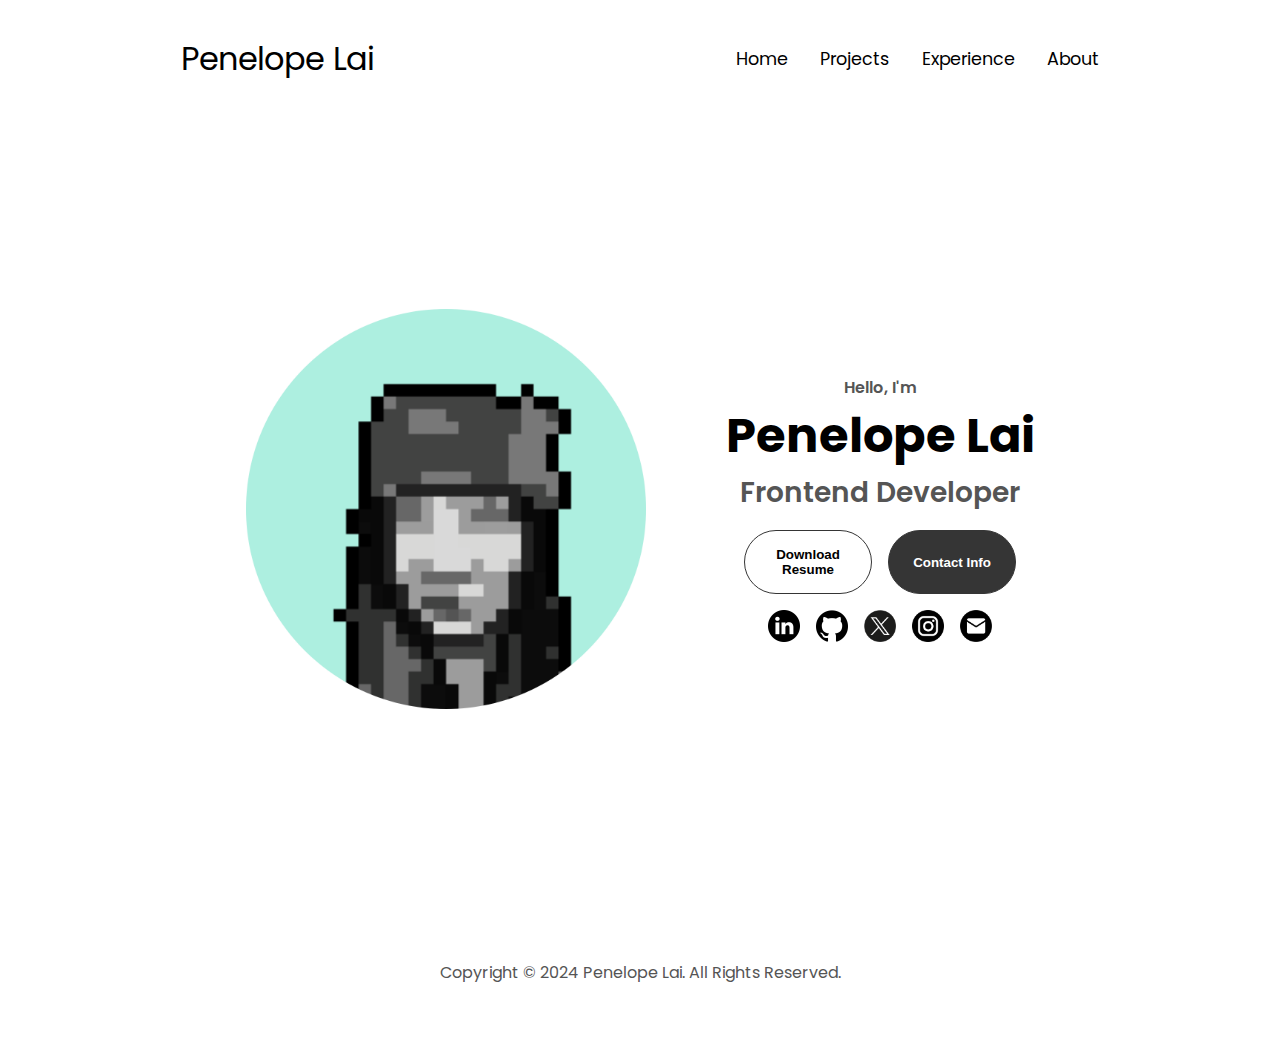
<file: index.html>
<!DOCTYPE html>
<html lang="en">
<head>
    <meta charset="UTF-8">
    <meta name="viewport" content="width=device-width, initial-scale=1.0">
    <title>My Portfolio</title>
    <link rel="stylesheet" href="style.css">
    <link rel="stylesheet" href="mediaqueries.css">
</head>
<body>
    <nav id="desktop-nav">
        <div class="logo">Penelope Lai</div>
        <div>
            <ul class="nav-links">
                <li><a href="index.html">Home</a></li>
                <li><a href="project.html">Projects</a></li>
                <li><a href="experience.html">Experience</a></li>
                <li><a href="about.html">About</a></li>
            </ul>
        </div>
    </nav>
    <nav id="hamburger-nav">
        <div class="logo">Penelope Lai</div>
        <div class="hamburger-menu">
            <div class="hamburger-icon" onclick="toggleMenu()">
                <span></span>
                <span></span>
                <span></span>
            </div>
            <div class="menu-links">
                <li><a href="#home" onClick="toggleMenu()">Home</a></li>
                <li><a href="#about" onClick="toggleMenu()">About</a></li>
                <li><a href="#experience" onClick="toggleMenu()">Experience</a></li>
                <li><a href="#projects" onClick="toggleMenu()">Projects</a></li>
                <li><a href="#contact" onClick="toggleMenu()">Contact</a></li>
            </div>
        </div>
    </nav>
    <section id="profile">
        <div class="section__pic-container">
          <img src="./assets/profile-pic.png" alt="Penelope Lai profile picture" />
        </div>
        <div class="section__text">
          <p class="section__text__p1">Hello, I'm</p>
          <h1 class="title">Penelope Lai</h1>
          <p class="section__text__p2">Frontend Developer</p>
          <div class="btn-container">
            <button
              class="btn btn-color-2"
              onclick="window.open('./assets/resume-example.pdf')"
            >
              Download Resume
            </button>
            <button class="btn btn-color-1" onclick="location.href='./#contact'">
              Contact Info
            </button>
          </div>
          <div id="socials-container">
            <img
              src="./assets/linkedin.png"
              alt="My LinkedIn profile"
              class="icon"
              onclick="location.href='https://www.linkedin.com/in/xinran-l-a33475196/'"
            />
            <img
              src="./assets/github.png"
              alt="My Github profile"
              class="icon"
              onclick="location.href='https://github.com/laixinran'"
            />
            <img
              src="./assets/twitter.png"
              alt="My Twitter profile"
              class="icon"
              onclick="location.href='https://twitter.com/antimacyy'"
            />
            <img
              src="./assets/instagram.png"
              alt="My Instagram profile"
              class="icon"
              onclick="location.href='https://www.instagram.com/xinranlaii/'"
            />
            <img
              src="./assets/email.png"
              alt="My Email profile"
              class="icon"
              onclick="location.href='mailto:penelopelxr@gmail.com'"
            />
          </div>
        </div>
    </section>

    <footer>
        <p>Copyright &#169; 2024 Penelope Lai. All Rights Reserved.</p>
      </footer>
    <script src="script.js"></script>
</body>
</html>
</file>
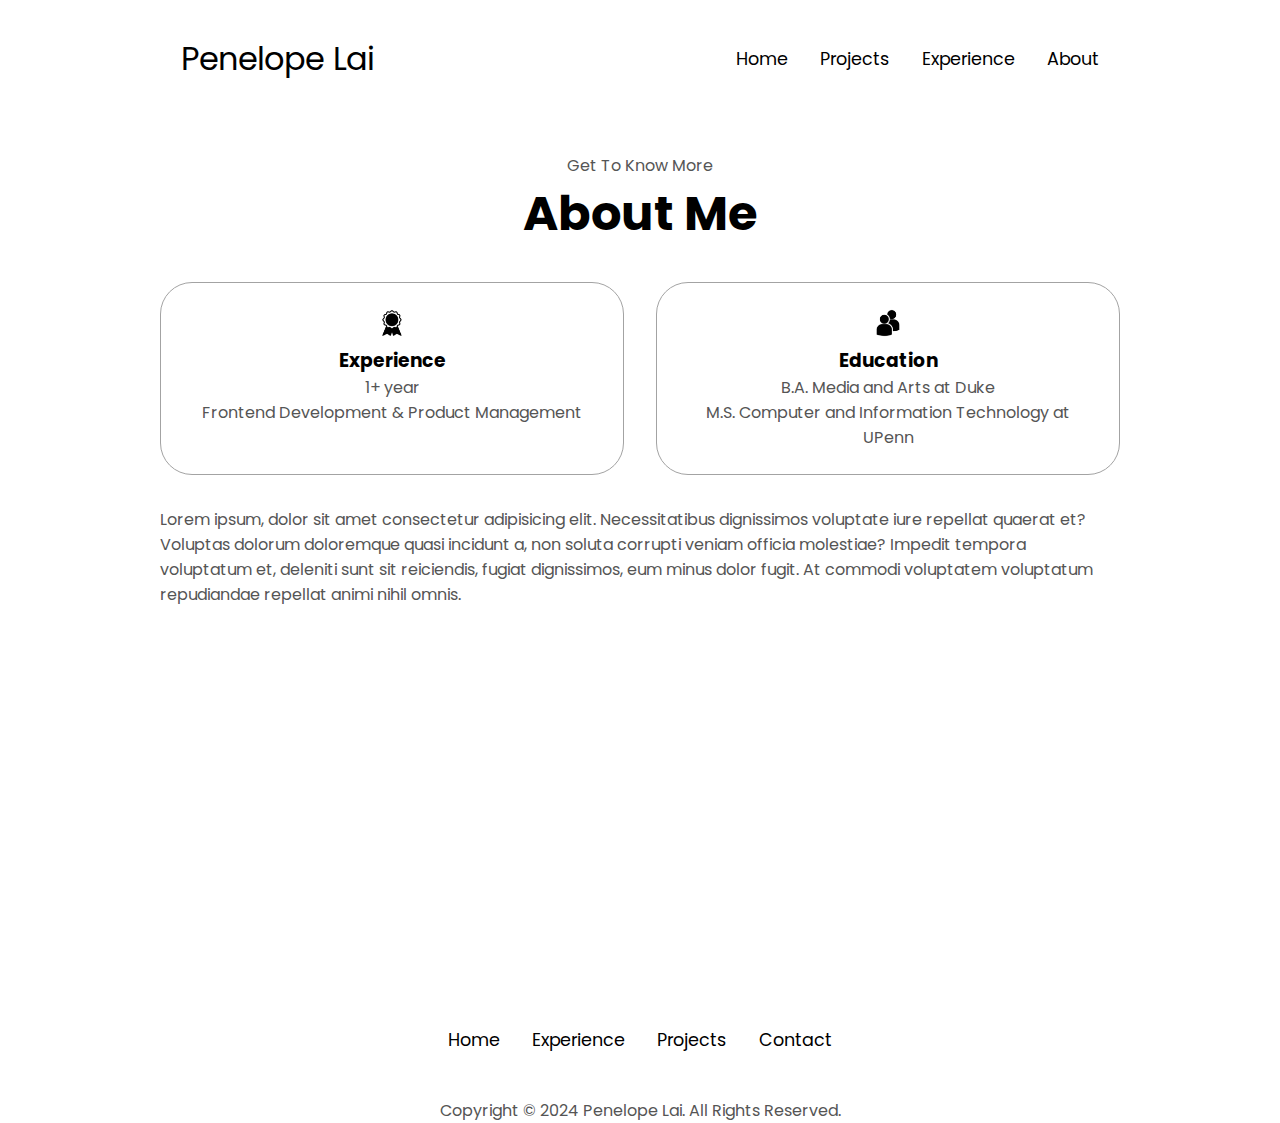
<file: about.html>
<!DOCTYPE html>
<html lang="en">
<head>
    <meta charset="UTF-8">
    <meta name="viewport" content="width=device-width, initial-scale=1.0">
    <title>About Me</title>
    <link rel="stylesheet" href="style.css">
    <link rel="stylesheet" href="mediaqueries.css">
</head>
<body>
    <nav id="desktop-nav">
        <div class="logo">Penelope Lai</div>
        <div>
            <ul class="nav-links">
                <li><a href="index.html">Home</a></li>
                <li><a href="project.html">Projects</a></li>
                <li><a href="experience.html">Experience</a></li>
                <li><a href="about.html">About</a></li>
            </ul>
        </div>
    </nav>
    <!-- Content of the About page -->
    <section id="about">
        <p class="section__text__p1">Get To Know More</p>
        <h1 class="title">About Me</h1>
        
            <div class="about-details-container">
                <div class="about-containers">
                    <div class="details-container">
                        <img
                            src="./assets/experience.png"
                            alt="Experience Icon"
                            class="icon"
                        />
                        <h3>Experience</h3>
                        <p>1+ year <br> Frontend Development & Product Management</p>
                    </div>
                    <div class="details-container">
                        <img
                            src="./assets/education.png"
                            alt="Education Icon"
                            class="icon"
                        />
                        <h3>Education</h3>
                        <p>B.A. Media and Arts at Duke <br> M.S. Computer and Information Technology at UPenn </p>
                    </div>
                </div>
                <div class="text-container">
                    <p>
                        Lorem ipsum, dolor sit amet consectetur adipisicing elit. Necessitatibus dignissimos voluptate iure repellat quaerat et? Voluptas dolorum doloremque quasi incidunt a, non soluta corrupti veniam officia molestiae? Impedit tempora voluptatum et, deleniti sunt sit reiciendis, fugiat dignissimos, eum minus dolor fugit. At commodi voluptatem voluptatum repudiandae repellat animi nihil omnis.
                    </p>
               </div>
            </div>
    </section>
    
        <!-- Content of the about section -->
    </section>
    <footer>
        <nav>
            <div class="nav-links-container">
                <ul class="nav-links">
                    <li><a href="index.html">Home</a></li>
                    <li><a href="experience.html">Experience</a></li>
                    <li><a href="projects.html">Projects</a></li>
                    <li><a href="contact.html">Contact</a></li>
                </ul>
            </div>
        </nav>
        <p>Copyright &#169; 2024 Penelope Lai. All Rights Reserved.</p>
    </footer>
    <script src="script.js"></script>
</body>
</html>
</file>
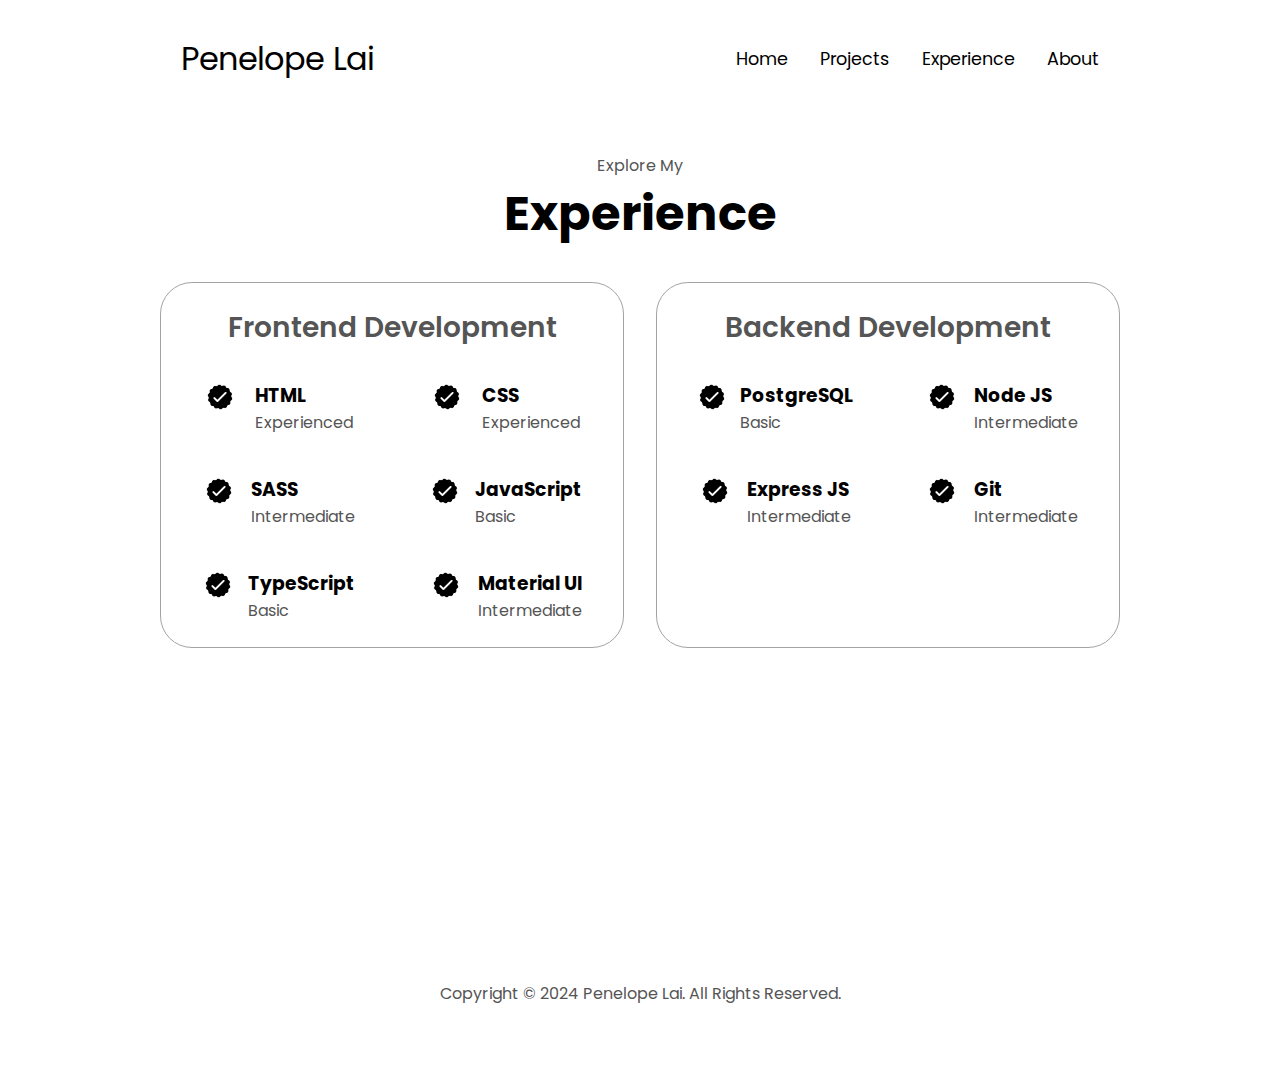
<file: experience.html>
<!DOCTYPE html>
<html lang="en">
<head>
    <meta charset="UTF-8">
    <meta name="viewport" content="width=device-width, initial-scale=1.0">
    <title>About Me</title>
    <link rel="stylesheet" href="style.css">
    <link rel="stylesheet" href="mediaqueries.css">
</head>
<body>
    <nav id="desktop-nav">
        <div class="logo">Penelope Lai</div>
        <div>
            <ul class="nav-links">
              <li><a href="index.html">Home</a></li>
              <li><a href="project.html">Projects</a></li>
              <li><a href="experience.html">Experience</a></li>
              <li><a href="about.html">About</a></li>
            </ul>
        </div>
    </nav>
    <!-- Content of the Experience page -->
    <section id="experience">
        <p class="section__text__p1">Explore My</p>
        <h1 class="title">Experience</h1>
        <div class="experience-details-container">
            <div class="about-containers">
              <div class="details-container">
                <h2 class="experience-sub-title">Frontend Development</h2>
                <div class="article-container">
                  <article>
                    <img
                      src="./assets/checkmark.png"
                      alt="Experience icon"
                      class="icon"
                    />
                    <div>
                      <h3>HTML</h3>
                      <p>Experienced</p>
                    </div>
                  </article>
                  <article>
                    <img
                      src="./assets/checkmark.png"
                      alt="Experience icon"
                      class="icon"
                    />
                    <div>
                      <h3>CSS</h3>
                      <p>Experienced</p>
                    </div>
                  </article>
                  <article>
                    <img
                      src="./assets/checkmark.png"
                      alt="Experience icon"
                      class="icon"
                    />
                    <div>
                      <h3>SASS</h3>
                      <p>Intermediate</p>
                    </div>
                  </article>
                  <article>
                    <img
                      src="./assets/checkmark.png"
                      alt="Experience icon"
                      class="icon"
                    />
                    <div>
                      <h3>JavaScript</h3>
                      <p>Basic</p>
                    </div>
                  </article>
                  <article>
                    <img
                      src="./assets/checkmark.png"
                      alt="Experience icon"
                      class="icon"
                    />
                    <div>
                      <h3>TypeScript</h3>
                      <p>Basic</p>
                    </div>
                  </article>
                  <article>
                    <img
                      src="./assets/checkmark.png"
                      alt="Experience icon"
                      class="icon"
                    />
                    <div>
                      <h3>Material UI</h3>
                      <p>Intermediate</p>
                    </div>
                  </article>
                </div>
              </div>
              <div class="details-container">
                <h2 class="experience-sub-title">Backend Development</h2>
                <div class="article-container">
                  <article>
                    <img
                      src="./assets/checkmark.png"
                      alt="Experience icon"
                      class="icon"
                    />
                    <div>
                      <h3>PostgreSQL</h3>
                      <p>Basic</p>
                    </div>
                  </article>
                  <article>
                    <img
                      src="./assets/checkmark.png"
                      alt="Experience icon"
                      class="icon"
                    />
                    <div>
                      <h3>Node JS</h3>
                      <p>Intermediate</p>
                    </div>
                  </article>
                  <article>
                    <img
                      src="./assets/checkmark.png"
                      alt="Experience icon"
                      class="icon"
                    />
                    <div>
                      <h3>Express JS</h3>
                      <p>Intermediate</p>
                    </div>
                  </article>
                  <article>
                    <img
                      src="./assets/checkmark.png"
                      alt="Experience icon"
                      class="icon"
                    />
                    <div>
                      <h3>Git</h3>
                      <p>Intermediate</p>
                    </div>
                  </article>
                </div>
              </div>
            </div>
        </div>
    </section>
    </section>
    <footer>
        <p>Copyright &#169; 2024 Penelope Lai. All Rights Reserved.</p>
    </footer>
    <script src="script.js"></script>
</body>
</html>
</file>
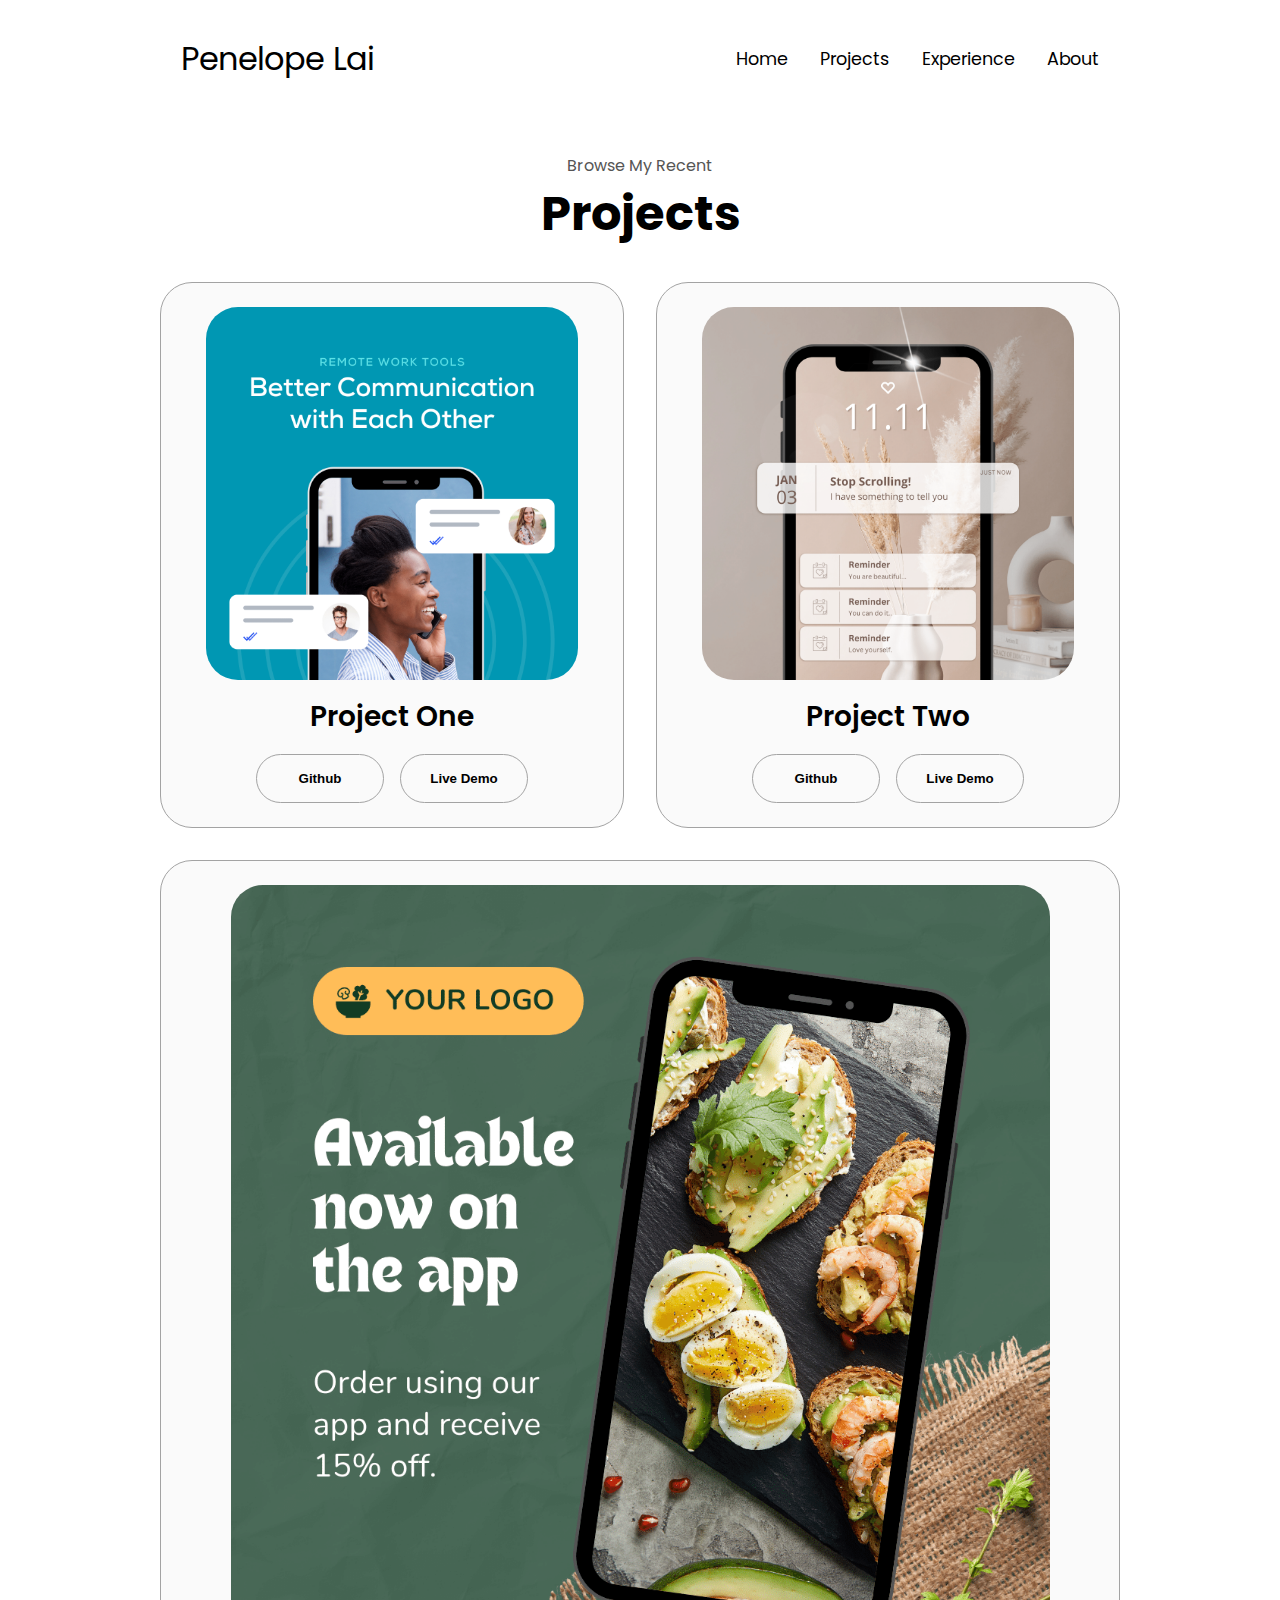
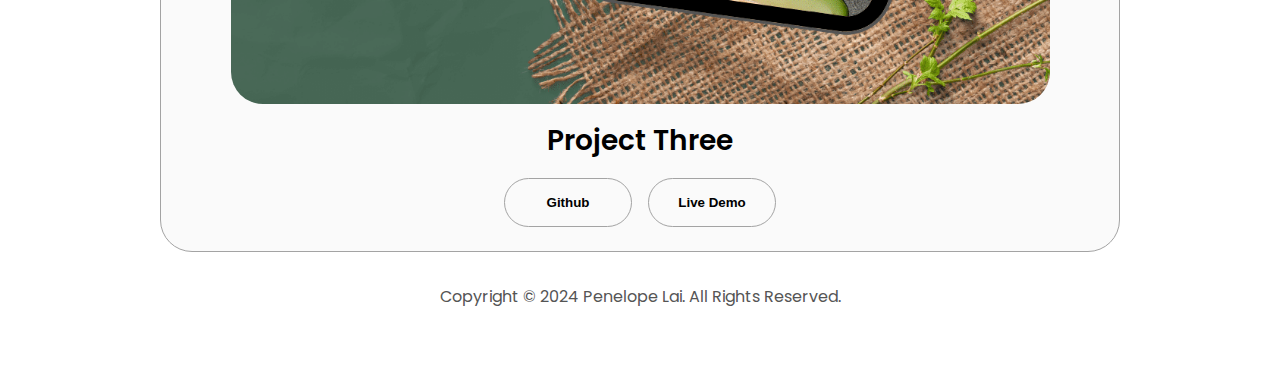
<file: project.html>
<!DOCTYPE html>
<html lang="en">
<head>
    <meta charset="UTF-8">
    <meta name="viewport" content="width=device-width, initial-scale=1.0">
    <title>About Me</title>
    <link rel="stylesheet" href="style.css">
    <link rel="stylesheet" href="mediaqueries.css">
</head>
<body>
    <nav id="desktop-nav">
        <div class="logo">Penelope Lai</div>
        <div>
            <ul class="nav-links">
                <li><a href="index.html">Home</a></li>
                <li><a href="project.html">Projects</a></li>
                <li><a href="experience.html">Experience</a></li>
                <li><a href="about.html">About</a></li>
            </ul>
        </div>
    </nav>
    <!-- Content of the Project page -->
    <section id="projects">
        <p class="section__text__p1">Browse My Recent</p>
        <h1 class="title">Projects</h1>
        <div class="experience-details-container">
          <div class="about-containers">
            <div class="details-container color-container">
              <div class="article-container">
                <img
                  src="./assets/project-1.png"
                  alt="Project 1"
                  class="project-img"
                />
              </div>
              <h2 class="experience-sub-title project-title">Project One</h2>
              <div class="btn-container">
                <button
                  class="btn btn-color-2 project-btn"
                  onclick="location.href='https://github.com/'"
                >
                  Github
                </button>
                <button
                  class="btn btn-color-2 project-btn"
                  onclick="location.href='https://github.com/'"
                >
                  Live Demo
                </button>
              </div>
            </div>
            <div class="details-container color-container">
              <div class="article-container">
                <img
                  src="./assets/project-2.png"
                  alt="Project 2"
                  class="project-img"
                />
              </div>
              <h2 class="experience-sub-title project-title">Project Two</h2>
              <div class="btn-container">
                <button
                  class="btn btn-color-2 project-btn"
                  onclick="location.href='https://github.com/'"
                >
                  Github
                </button>
                <button
                  class="btn btn-color-2 project-btn"
                  onclick="location.href='https://github.com/'"
                >
                  Live Demo
                </button>
              </div>
            </div>
            <div class="details-container color-container">
              <div class="article-container">
                <img
                  src="./assets/project-3.png"
                  alt="Project 3"
                  class="project-img"
                />
              </div>
              <h2 class="experience-sub-title project-title">Project Three</h2>
              <div class="btn-container">
                <button
                  class="btn btn-color-2 project-btn"
                  onclick="location.href='https://github.com/'"
                >
                  Github
                </button>
                <button
                  class="btn btn-color-2 project-btn"
                  onclick="location.href='https://github.com/'"
                >
                  Live Demo
                </button>
              </div>
            </div>
          </div>
        </div>
    </section>
    </section>
    <footer>
        <p>Copyright &#169; 2024 Penelope Lai. All Rights Reserved.</p>
    </footer>
    <script src="script.js"></script>
</body>
</html>
</file>
<file: style.css>
/* GENERAL */

@import url("https://fonts.googleapis.com/css2?family=Poppins:wght@300;400;500;600&display=swap");

* {
  margin: 0;
  padding: 0;
}

body {
  font-family: "Poppins", sans-serif;
}

html {
  scroll-behavior: smooth;
}

p {
  color: rgb(85, 85, 85);
}

/* TRANSITION */

a,
.btn {
  transition: all 300ms ease;
}

/* DESKTOP NAV */

nav,
.nav-links {
  display: flex;
}

nav {
  justify-content: space-around;
  align-items: center;
  height: 13vh;
}

.nav-links {
  gap: 2rem;
  list-style: none;
  font-size: 1.1rem;
}

a {
  color: black;
  text-decoration: none;
  text-decoration-color: white;
}

a:hover {
  color: grey;
  text-decoration: underline;
  text-underline-offset: 1rem;
  text-decoration-color: rgb(181, 181, 181);
}

.logo {
  font-size: 2rem;
}

.logo:hover {
  cursor: default;
}

/* HAMBURGER MENU */

#hamburger-nav {
  display: none;
}

.hamburger-menu {
  position: relative;
  display: inline-block;
}

.hamburger-icon {
  display: flex;
  flex-direction: column;
  justify-content: space-between;
  height: 24px;
  width: 30px;
  cursor: pointer;
}

.hamburger-icon span {
  width: 100%;
  height: 2px;
  background-color: black;
  transition: all 0.3 ease-in-out;
}

.menu-links {
  position: absolute;
  top: 100%;
  right: 0;
  background-color: white;
  width: fit-content;
  max-height: 0;
  overflow: hidden;
  transition: all 0.3 ease-in-out;
}

.menu-links a {
  display: block;
  padding: 10px;
  text-align: center;
  font-size: 1.5rem;
  color: black;
  text-decoration: none;
  transition: all 0.3 ease-in-out;
}

.menu-links li {
  list-style: none;
}

.menu-links.open {
  max-height: 300px;
}

.hamburger-icon.open span:first-child {
  transform: rotate(45deg) translate(10px, 5px);
}

.hamburger-icon.open span:nth-child(2) {
  opacity: 0;
}

.hamburger-icon.open span:last-child {
  transform: rotate(-45deg) translate(10px, -5px);
}

.hamburger-icon span:first-child {
  transform: none;
}

.hamburger-icon span:first-child {
  opacity: 1;
}

.hamburger-icon span:first-child {
  transform: none;
}

/* SECTIONS */

section {
  padding-top: 4vh;
  height: 96vh;
  margin: 0 10rem;
  box-sizing: border-box;
  min-height: fit-content;
}

.section-container {
  display: flex;
}

/* PROFILE SECTION */

#profile {
  display: flex;
  justify-content: center;
  gap: 5rem;
  height: 80vh;
}

.section__pic-container {
  display: flex;
  height: 100px;
  width: 100px;
  margin: auto 0;
}

.section__pic-container img {
  height: 100%;
  width: auto; 
}

.section__text {
  align-self: center;
  text-align: center;
}

.section__text p {
  font-weight: 600;
}

.section__text__p1 {
  text-align: center;
}

.section__text__p2 {
  font-size: 1.75rem;
  margin-bottom: 1rem;
}

.title {
  font-size: 3rem;
  text-align: center;
}

#socials-container {
  display: flex;
  justify-content: center;
  margin-top: 1rem;
  gap: 1rem;
}

/* ICONS */

.icon {
  cursor: pointer;
  height: 2rem;
}

/* BUTTONS */

.btn-container {
  display: flex;
  justify-content: center;
  gap: 1rem;
}

.btn {
  font-weight: 600;
  transition: all 300ms ease;
  padding: 1rem;
  width: 8rem;
  border-radius: 2rem;
}

.btn-color-1,
.btn-color-2 {
  border: rgb(53, 53, 53) 0.1rem solid;
}

.btn-color-1:hover,
.btn-color-2:hover {
  cursor: pointer;
}

.btn-color-1,
.btn-color-2:hover {
  background: rgb(53, 53, 53);
  color: white;
}

.btn-color-1:hover {
  background: rgb(0, 0, 0);
}

.btn-color-2 {
  background: none;
}

.btn-color-2:hover {
  border: rgb(255, 255, 255) 0.1rem solid;
}

.btn-container {
  gap: 1rem;
}

/* ABOUT SECTION */


#about {
    position: relative;
}
  
.about-containers {
    gap: 2rem;
    margin-bottom: 2rem;
    margin-top: 2rem;
}
  
.about-details-container {
    justify-content: center;
    flex-direction: column;
}
  
.about-containers,
.about-details-container {
    display: flex;
}
  
.about-pic {
    border-radius: 2rem;
}
  
.arrow {
    position: absolute;
    right: -5rem;
    bottom: 2.5rem;
}
  
.details-container {
    padding: 1.5rem;
    flex: 1;
    background: white;
    border-radius: 2rem;
    border: rgb(53, 53, 53) 0.1rem solid;
    border-color: rgb(163, 163, 163);
    text-align: center;
}
  
.section-container {
    gap: 4rem;
    height: 80%;
}
  
.section__pic-container {
    height: 400px;
    width: 400px;
    margin: auto 0;
}

/* EXPERIENCE SECTION */

#experience {
    position: relative;
}
  
.experience-sub-title {
    color: rgb(85, 85, 85);
    font-weight: 600;
    font-size: 1.75rem;
    margin-bottom: 2rem;
}
  
.experience-details-container {
    display: flex;
    justify-content: center;
    flex-direction: column;
}
  
.article-container {
    display: flex;
    text-align: initial;
    flex-wrap: wrap;
    flex-direction: row;
    gap: 2.5rem;
    justify-content: space-around;
}
  
article {
    display: flex;
    width: 10rem;
    justify-content: space-around;
    gap: 0.5rem;
}
  
article .icon {
    cursor: default;
}


/* PROJECTS SECTION */

#projects {
    position: relative;
}
  
.color-container {
    border-color: rgb(163, 163, 163);
    background: rgb(250, 250, 250);
}
  
.project-img {
    border-radius: 2rem;
    width: 90%;
    height: 90%;
}
  
.project-title {
    margin: 1rem;
    color: black;
}
  
.project-btn {
    color: black;
    border-color: rgb(163, 163, 163);
}  

  
/* FOOTER SECTION */

footer {
    height: 10vh;
    margin: 0 1rem;
}
  
footer p {
    text-align: center;
    margin-bottom: 0.5rem;
}
</file>
<file: mediaqueries.css>
@media screen and (max-width: 1400px) {
    #profile {
      height: 83vh;
      margin-bottom: 6rem;
    }
    .about-containers {
      flex-wrap: wrap;
    }
    #contact,
    #projects {
      height: fit-content;
    }
}
  
@media screen and (max-width: 1200px) {
    #desktop-nav {
      display: none;
    }
    #hamburger-nav {
      display: flex;
    }
    #experience,
    .experience-details-container {
      margin-top: 2rem;
    }
    #profile,
    .section-container {
      display: block;
    }
    .arrow {
      display: none;
    }
    section,
    .section-container {
      height: fit-content;
    }
    section {
      margin: 0 5%;
    }
    .section__pic-container {
      width: 275px;
      height: 275px;
      margin: 0 auto 2rem;
    }
    .about-containers {
      margin-top: 0;
    }
}
  
@media screen and (max-width: 600px) {
    #contact,
    footer {
      height: 40vh;
    }
    #profile {
      height: 83vh;
      margin-bottom: 0;
    }
    article {
      font-size: 1rem;
    }
    footer nav {
      height: fit-content;
      margin-bottom: 2rem;
    }
    .about-containers,
    .contact-info-upper-container,
    .btn-container {
      flex-wrap: wrap;
    }
    .contact-info-container {
      margin: 0;
    }
    .contact-info-container p,
    .nav-links li a {
      font-size: 1rem;
    }
    .experience-sub-title {
      font-size: 1.25rem;
    }
    .logo {
      font-size: 1.5rem;
    }
    .nav-links {
      flex-direction: column;
      gap: 0.5rem;
      text-align: center;
    }
    .section__pic-container {
      width: auto;
      height: 46vw;
      justify-content: center;
    }
    .section__text__p2 {
      font-size: 1.25rem;
    }
    .title {
      font-size: 2rem;
    }
    .text-container {
      text-align: justify;
    }
}
</file>
